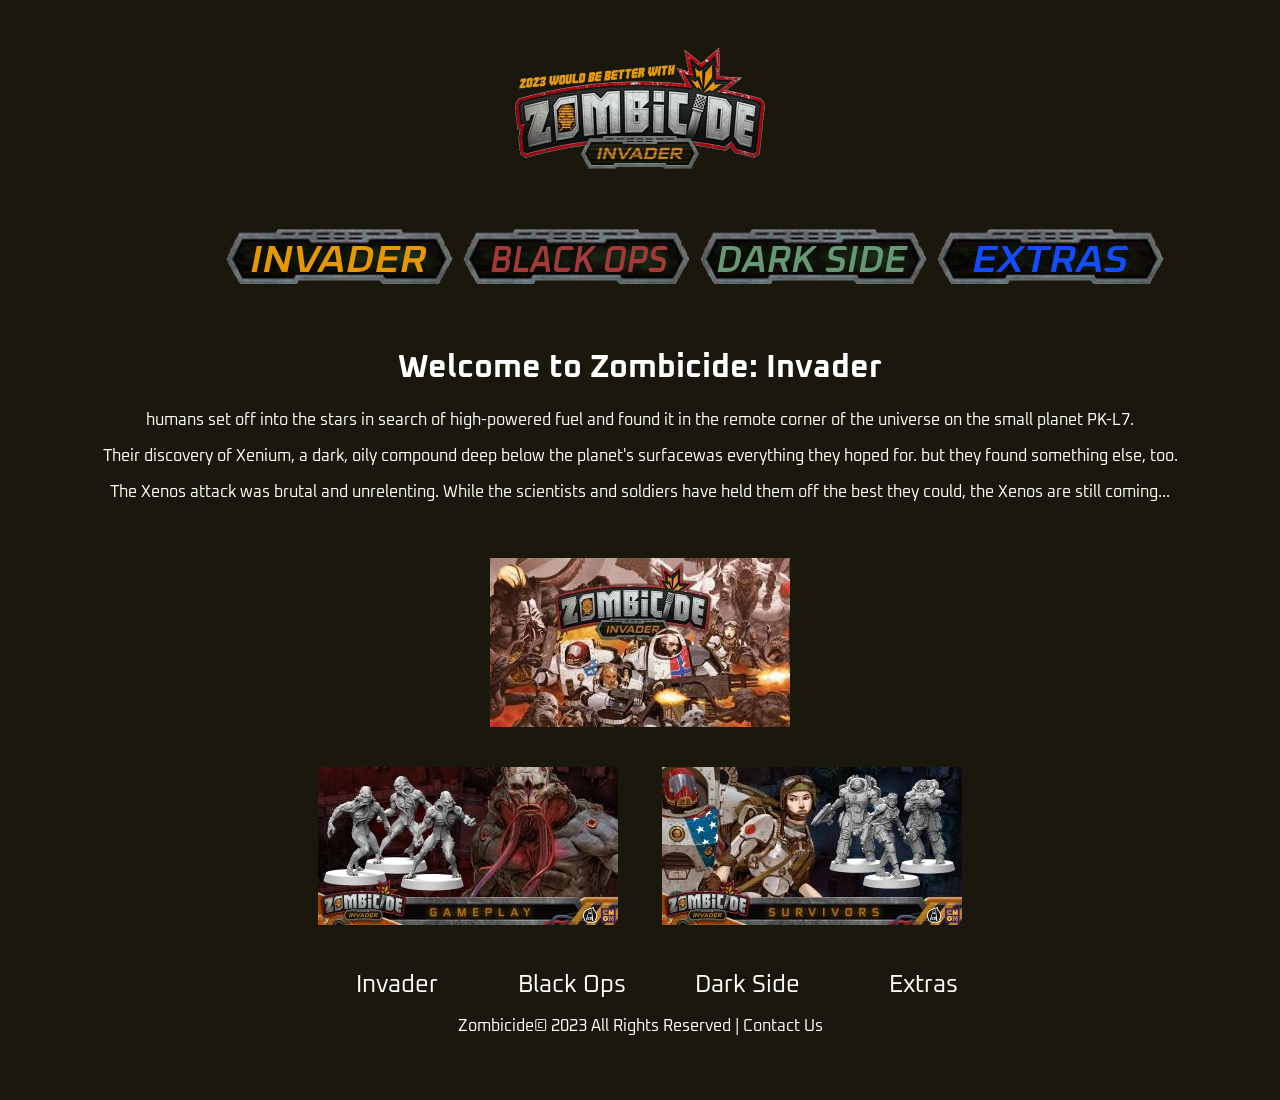
<file: index.html>
<html lang="en">
<head>
    <meta charset="UTF-8">
    <meta name="viewport" content="width=device-width, initial-scale=1.0">
    <link rel="stylesheet" href="style.css">
    <link rel="preconnect" href="https://fonts.googleapis.com">
    <link rel="preconnect" href="https://fonts.gstatic.com" crossorigin>
    <link href="https://fonts.googleapis.com/css2?family=Oxanium:wght@200..800&display=swap" rel="stylesheet">
    <title>Zombicide: Invader</title>
</head>
<body>
    <header>
        <div id="logo">
            <a href="index.html"><img src="main-logo-edit-250x121.png" alt="Zombicide: Invader Logo"></a>
        </div>
        <nav id="nav">
            <ul>
                <li><a href="invader.html"><img src="invader-nav-250x73.png" alt="Invader"></a></li>
                <li><a href="black-ops.html"><img src="black-ops-nav-250x73.png" alt="black Ops"></a></li>
                <li><a href="dark-side.html"><img src="dark-side-nav-250x73.png" alt="Dark Side"></a></li>
                <li><a href="extras.html"><img src="extras-nav-250x73.png" alt="Extras"></a></li>
            </ul>
        </nav>
    </header>
    <h1>Welcome to Zombicide: Invader</h1>
    <p>humans set off into the stars in search of high-powered fuel and found it in the remote corner of the universe on the small planet PK-L7.</p>
    <p>Their discovery of Xenium, a dark, oily compound deep below the planet's surfacewas everything they hoped for. but they found something else, too.</p>
    <p>The Xenos attack was brutal and unrelenting. While the scientists and soldiers have held them off the best they could, the Xenos are still coming...</p>
    <br>
    <img src="zombicide-invader-review-header-300x169.jpg" alt="">
    <br>
    <img src="Invader-Gameplay-Social-300x158.jpg" alt="">
    <img src="Invader-Survivors-Social-300x158.jpg" alt="">
    <footer>
        <ul id="footer-nav">
            <li><a href="invader.html">Invader</a></li>
            <li><a href="black-ops.html">Black Ops</a></li>
            <li><a href="dark-side.html">Dark Side</a></li>
            <li><a href="extras.html">Extras</a></li>
        </ul>
        <p>Zombicide&copy 2023 All Rights Reserved      |    <a href="contact-us.html">Contact Us</a></p>
    </footer>
</body>
</html>
</file>
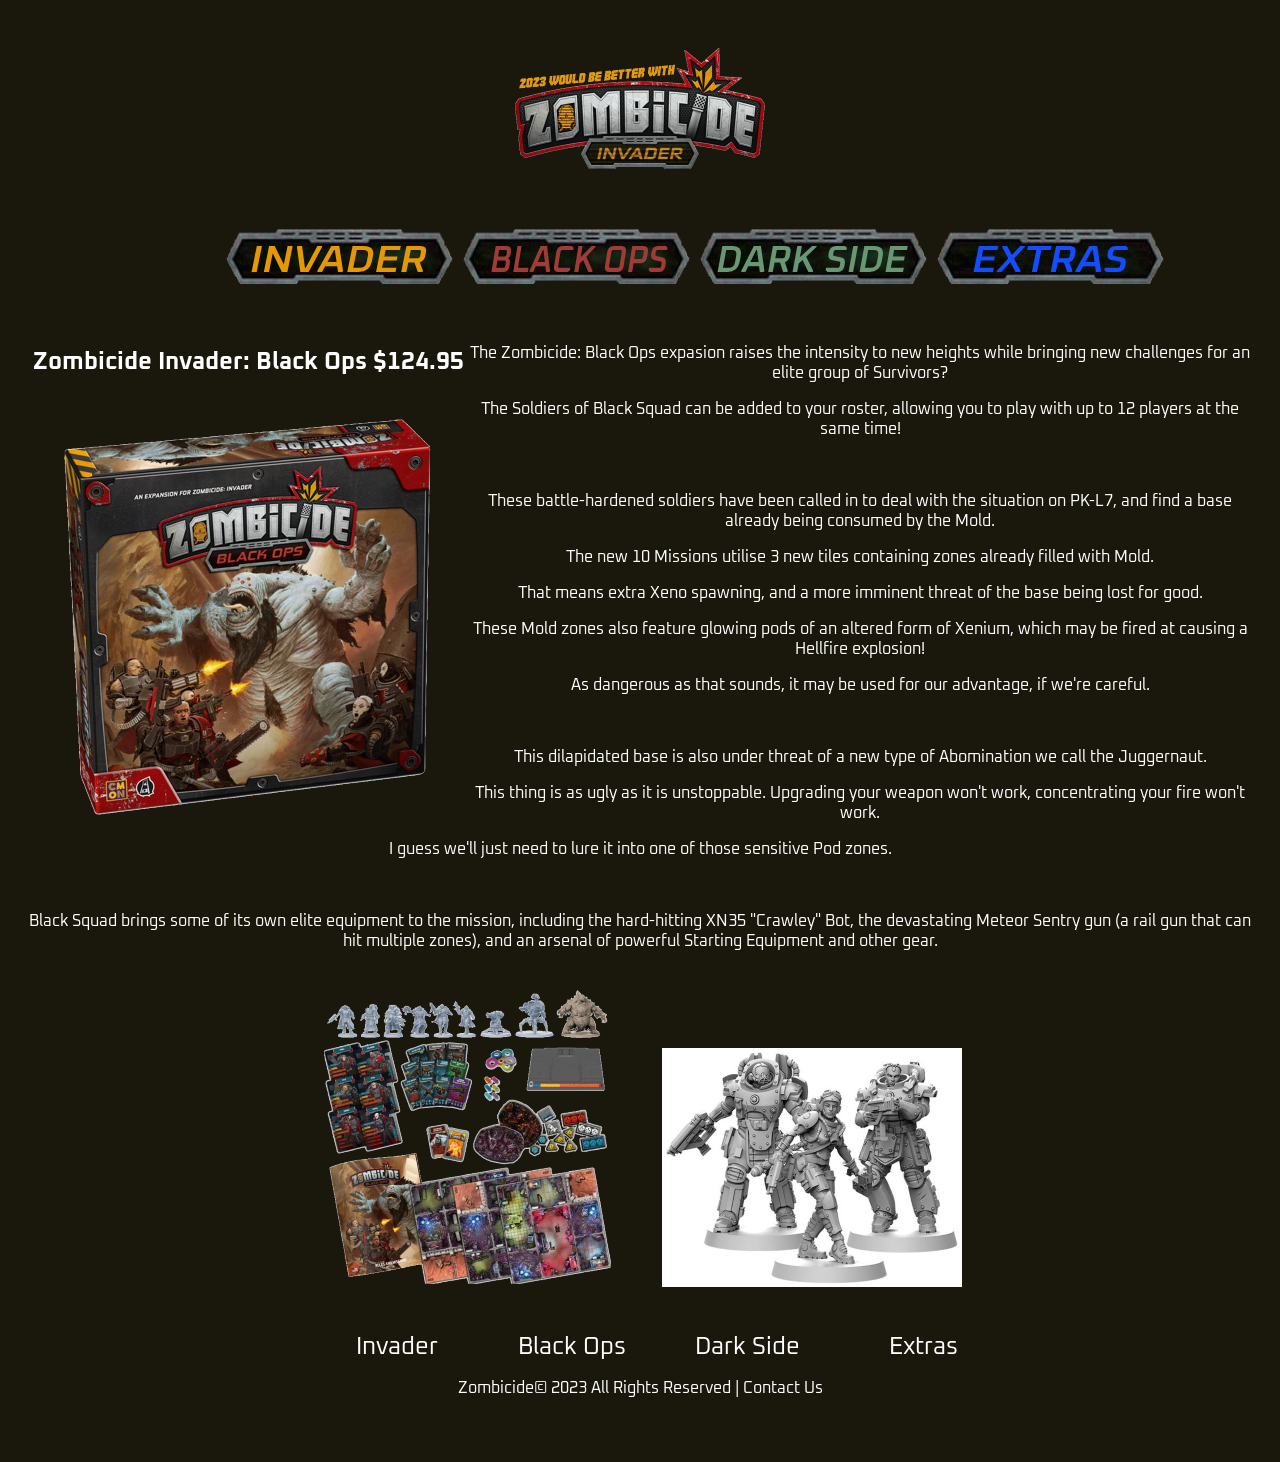
<file: black-ops.html>
<html lang="en">
<head>
    <meta charset="UTF-8">
    <meta name="viewport" content="width=device-width, initial-scale=1.0">
    <link rel="stylesheet" href="style.css">
    <link rel="preconnect" href="https://fonts.googleapis.com">
    <link rel="preconnect" href="https://fonts.gstatic.com" crossorigin>
    <link href="https://fonts.googleapis.com/css2?family=Oxanium:wght@200..800&display=swap" rel="stylesheet">
    <title>Zombicide: Invader</title>
</head>
<body>
    <header>
        <div id="logo">
            <a href="index.html"><img src="main-logo-edit-250x121.png" alt="Zombicide: Invader Logo"></a>
        </div>
        <nav id="nav">
            <ul>
                <li><a href="invader.html"><img src="invader-nav-250x73.png" alt="Invader"></a></li>
                <li><a href="black-ops.html"><img src="black-ops-nav-250x73.png" alt="black Ops"></a></li>
                <li><a href="dark-side.html"><img src="dark-side-nav-250x73.png" alt="Dark Side"></a></li>
                <li><a href="extras.html"><img src="extras-nav-250x73.png" alt="Extras"></a></li>
            </ul>
        </nav>
    </header>
    <aside>
        <h2>Zombicide Invader: Black Ops $124.95</h2>
        <img src="zombicide-black-ops-box-400x400.png" alt="Zombicide Black Ops Box">
    </aside>
    <main>
        <p>The Zombicide: Black Ops expasion raises the intensity to new heights while bringing new challenges for an elite group of Survivors?</p>
        <p>The Soldiers of Black Squad can be added to your roster, allowing you to play with up to 12 players at the same time!</p>
        <br>
        <p>These battle-hardened soldiers have been called in to deal with the situation on PK-L7, and find a base already being consumed by the Mold.</p>
        <p>The new 10 Missions utilise 3 new tiles containing zones already filled with Mold.</p>
        <p>That means extra Xeno spawning, and a more imminent threat of the base being lost for good.</p>
        <p>These Mold zones also feature glowing pods of an altered form of Xenium, which may be fired at causing a Hellfire explosion!</p>
        <p>As dangerous as that sounds, it may be used for our advantage, if we're careful.</p>
        <br>
        <p>This dilapidated base is also under threat of a new type of Abomination we call the Juggernaut.</p>
        <p>This thing is as ugly as it is unstoppable. Upgrading your weapon won't work, concentrating your fire won't work.</p>
        <p>I guess we'll just need to lure it into one of those sensitive Pod zones.</p>
        <br>
        <p>Black Squad brings some of its own elite equipment to the mission, including the hard-hitting XN35 "Crawley" Bot, the devastating Meteor Sentry gun (a rail gun that can hit multiple zones), and an arsenal of powerful Starting Equipment and other gear.</p>
    </main>
        <img src="black-ops-1-300x300.png" alt="Everything that comes with Zombicide Black Ops">
        <img src="black-ops-2-300x239.png" alt="">
    <footer>
        <ul id="footer-nav">
            <li><a href="invader.html">Invader</a></li>
            <li><a href="black-ops.html">Black Ops</a></li>
            <li><a href="dark-side.html">Dark Side</a></li>
            <li><a href="extras.html">Extras</a></li>
        </ul>
        <p>Zombicide&copy 2023 All Rights Reserved      |    <a href="contact-us.html">Contact Us</a></p>
    </footer>
</body>
</html>
</file>
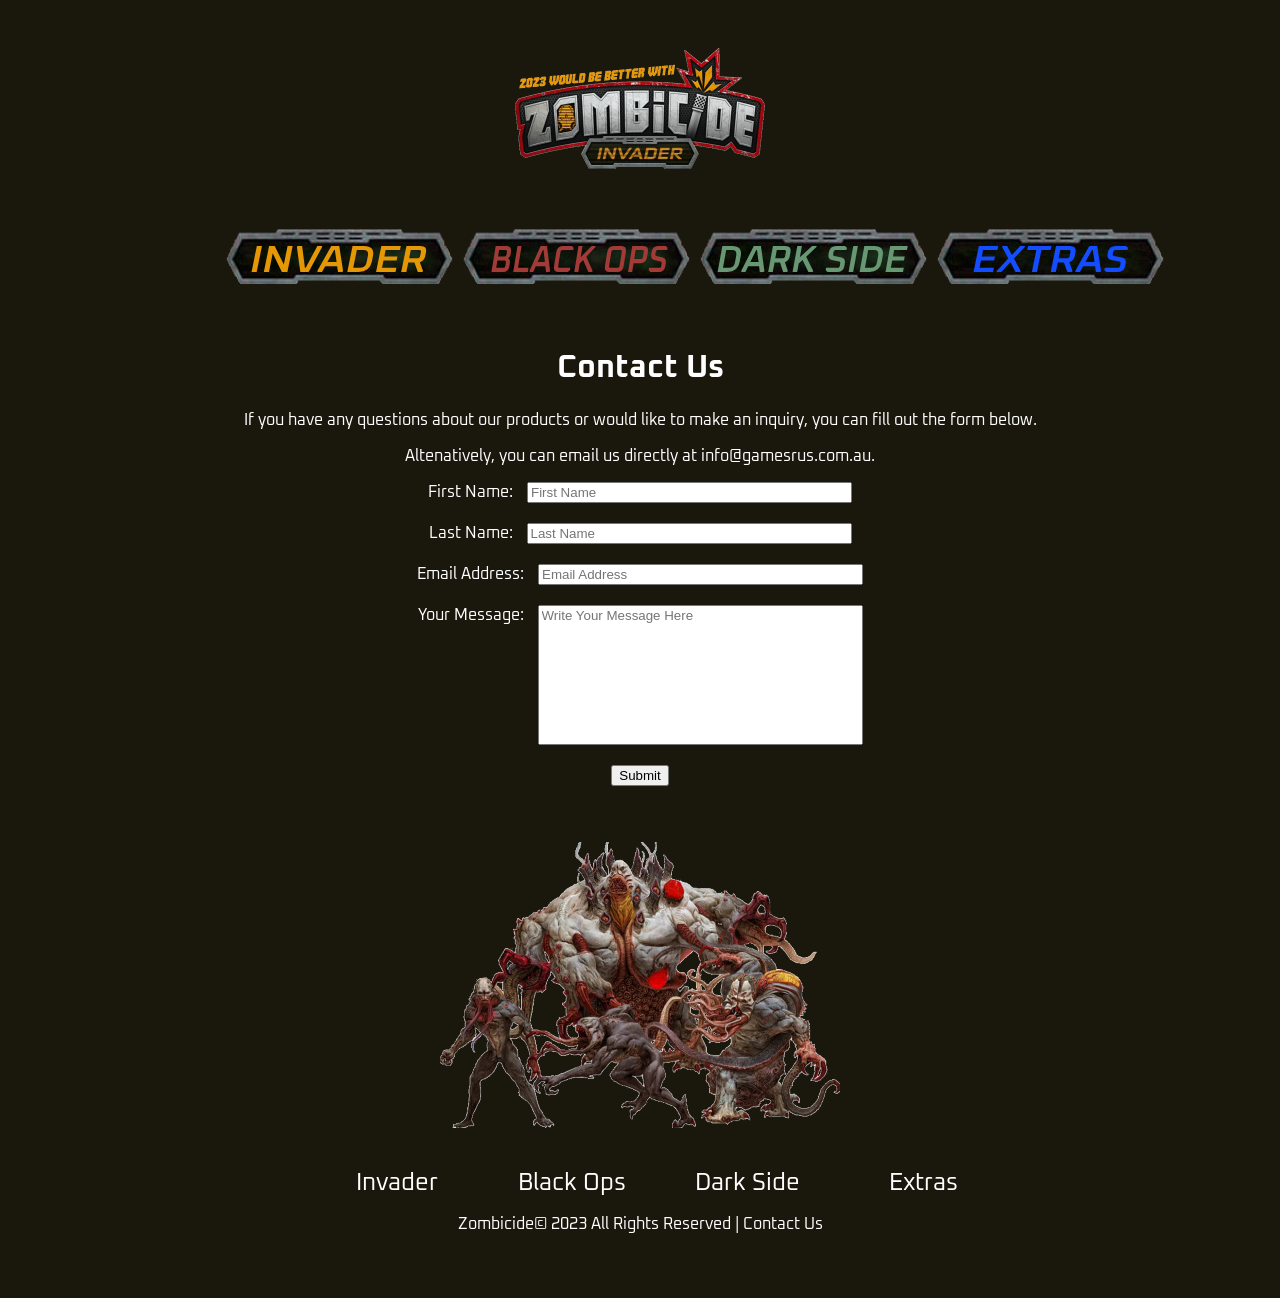
<file: contact-us.html>
<html lang="en">
<head>
    <meta charset="UTF-8">
    <meta name="viewport" content="width=device-width, initial-scale=1.0">
    <link rel="stylesheet" href="style.css">
    <link rel="preconnect" href="https://fonts.googleapis.com">
    <link rel="preconnect" href="https://fonts.gstatic.com" crossorigin>
    <link href="https://fonts.googleapis.com/css2?family=Oxanium:wght@200..800&display=swap" rel="stylesheet">
    <title>Zombicide: Invader</title>
</head>
<body>
    <header>
        <div id="logo">
            <a href="index.html"><img src="main-logo-edit-250x121.png" alt="Zombicide: Invader Logo"></a>
        </div>
        <nav id="nav">
            <ul>
                <li><a href="invader.html"><img src="invader-nav-250x73.png" alt="Invader"></a></li>
                <li><a href="black-ops.html"><img src="black-ops-nav-250x73.png" alt="black Ops"></a></li>
                <li><a href="dark-side.html"><img src="dark-side-nav-250x73.png" alt="Dark Side"></a></li>
                <li><a href="extras.html"><img src="extras-nav-250x73.png" alt="Extras"></a></li>
            </ul>
        </nav>
    </header>
    <h1>Contact Us</h1>
    <p>If you have any questions about our products or would like to make an inquiry, you can fill out the form below.</p>
    <p>Altenatively, you can email us directly at info@gamesrus.com.au.</p>
    <form>
        <label for="First Name">First Name: </label>
        <input type="text" id="First-Name" placeholder="First Name">
        <br>
        <label for="Last Name">Last Name: </label>
        <input type="text" id="Last-Name" placeholder="Last Name">
        <br>
        <label for="Email Address">Email Address: </label>
        <input type="email" id="Email" placeholder="Email Address">
        <br>
        <label for="Message">Your Message: </label>
        <input type="text" id="Message" placeholder="Write Your Message Here">
        <br>
        <input type="submit" id="Submit">
    </form>
    <img src="Zombicide-Invader-xeno-400x286.png" alt="">
    <footer>
        <ul id="footer-nav">
            <li><a href="invader.html">Invader</a></li>
            <li><a href="black-ops.html">Black Ops</a></li>
            <li><a href="dark-side.html">Dark Side</a></li>
            <li><a href="extras.html">Extras</a></li>
        </ul>
        <p>Zombicide&copy 2023 All Rights Reserved      |    <a href="contact-us.html">Contact Us</a></p>
    </footer>
</body>
</html>
</file>
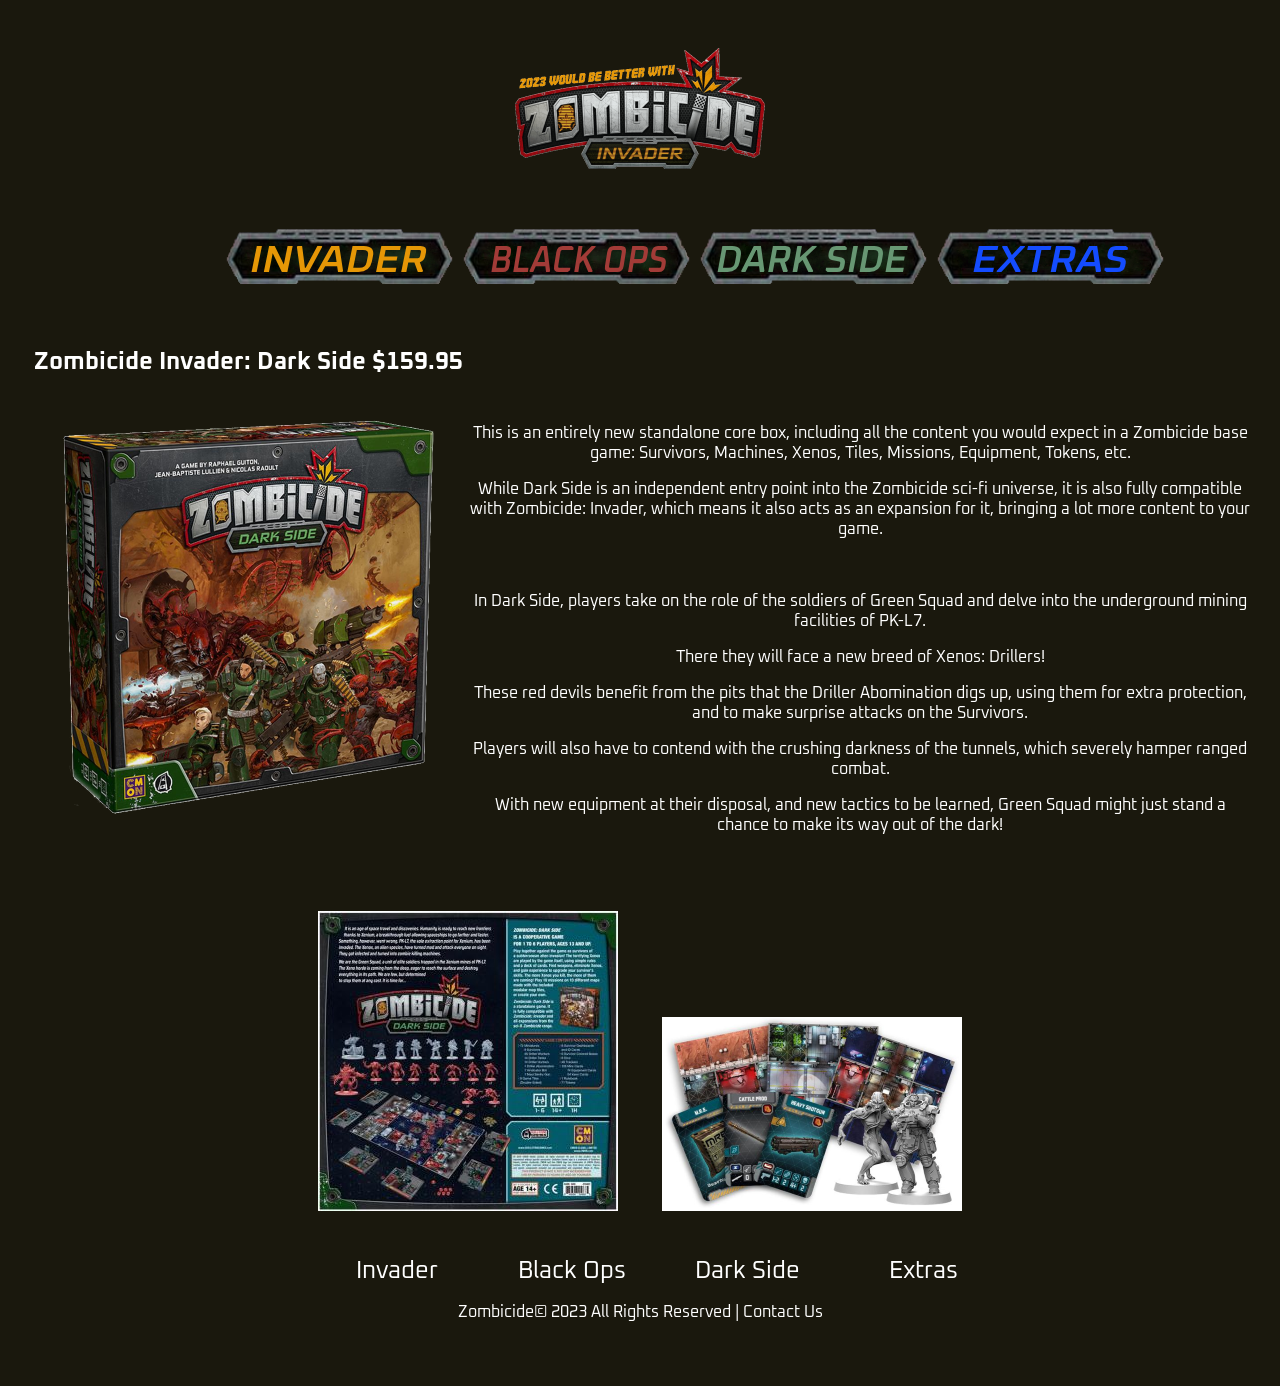
<file: dark-side.html>
<html lang="en">
<head>
    <meta charset="UTF-8">
    <meta name="viewport" content="width=device-width, initial-scale=1.0">
    <link rel="stylesheet" href="style.css">
    <link rel="preconnect" href="https://fonts.googleapis.com">
    <link rel="preconnect" href="https://fonts.gstatic.com" crossorigin>
    <link href="https://fonts.googleapis.com/css2?family=Oxanium:wght@200..800&display=swap" rel="stylesheet">
    <title>Zombicide: Invader</title>
</head>
<body>
    <header>
        <div id="logo">
            <a href="index.html"><img src="main-logo-edit-250x121.png" alt="Zombicide: Invader Logo"></a>
        </div>
        <nav id="nav">
            <ul>
                <li><a href="invader.html"><img src="invader-nav-250x73.png" alt="Invader"></a></li>
                <li><a href="black-ops.html"><img src="black-ops-nav-250x73.png" alt="black Ops"></a></li>
                <li><a href="dark-side.html"><img src="dark-side-nav-250x73.png" alt="Dark Side"></a></li>
                <li><a href="extras.html"><img src="extras-nav-250x73.png" alt="Extras"></a></li>
            </ul>
        </nav>
    </header>
    <aside>
        <h2>Zombicide Invader: Dark Side $159.95</h2>
        <img src="zombicide-dark-side-box-400x400.png" alt="Zombicide Dark Side Box">
    </aside>
    <main>
        <br>
        <br>
        <br>
        <br>
      <p>This is an entirely new standalone core box, including all the content you would expect in a Zombicide base game: Survivors, Machines, Xenos, Tiles, Missions, Equipment, Tokens, etc.</p>
      <p>While Dark Side is an independent entry point into the Zombicide sci-fi universe, it is also fully compatible with Zombicide: Invader, which means it also acts as an expansion for it, bringing a lot more content to your game.</p>
      <br>
      <p>In Dark Side, players take on the role of the soldiers of Green Squad and delve into the underground mining facilities of PK-L7.</p>
      <p>There they will face a new breed of Xenos: Drillers!</p>
      <p>These red devils benefit from the pits that the Driller Abomination digs up, using them for extra protection, and to make surprise attacks on the Survivors.</p>
      <p>Players will also have to contend with the crushing darkness of the tunnels, which severely hamper ranged combat.</p>
      <p>With new equipment at their disposal, and new tactics to be learned, Green Squad might just stand a chance to make its way out of the dark!</p>
      <br>
      <br>
    </main>
        <img src="zombicide-dark-side-back-300x300.jpg" alt="The back of the Zombicide Dark Side box">
        <img src="dark-side-1-300x194.png" alt="">
    <footer>
        <ul id="footer-nav">
            <li><a href="invader.html">Invader</a></li>
            <li><a href="black-ops.html">Black Ops</a></li>
            <li><a href="dark-side.html">Dark Side</a></li>
            <li><a href="extras.html">Extras</a></li>
        </ul>
        <p>Zombicide&copy 2023 All Rights Reserved      |    <a href="contact-us.html">Contact Us</a></p>
    </footer>
</body>
</html>
</file>
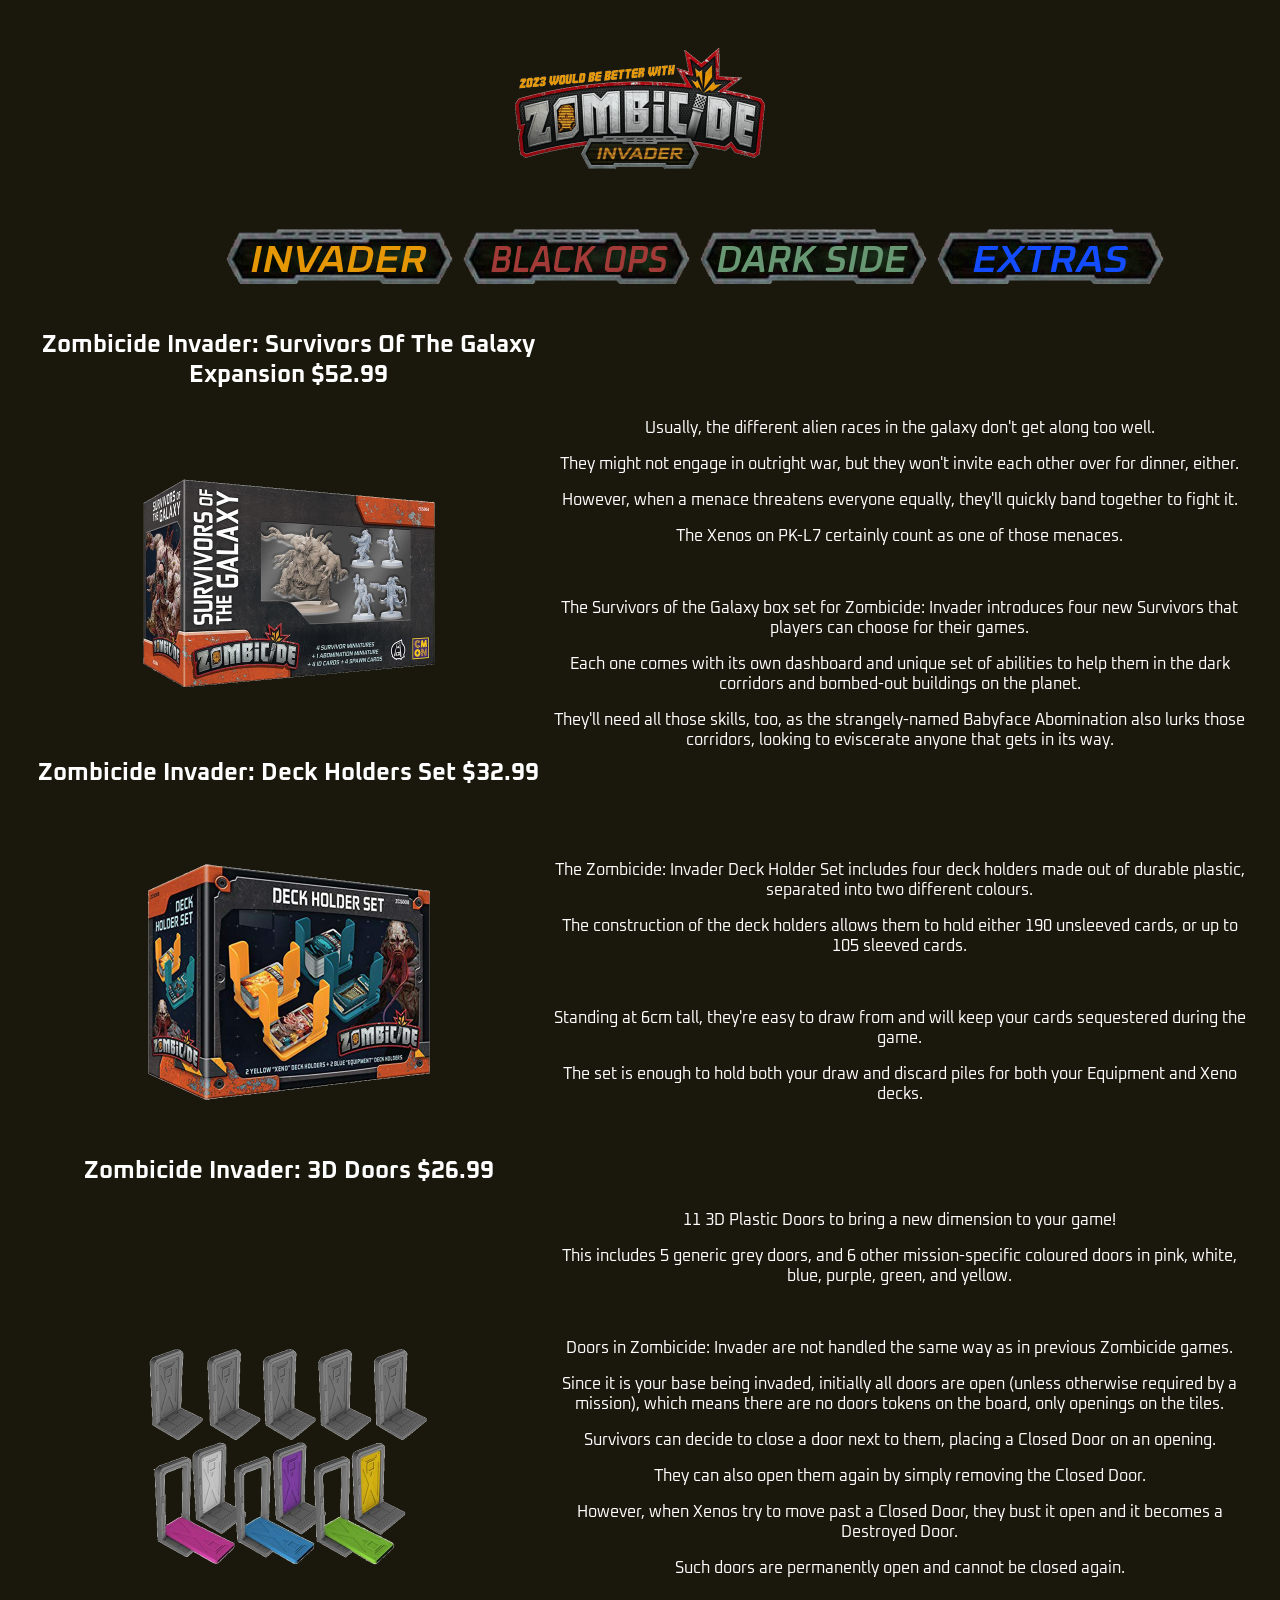
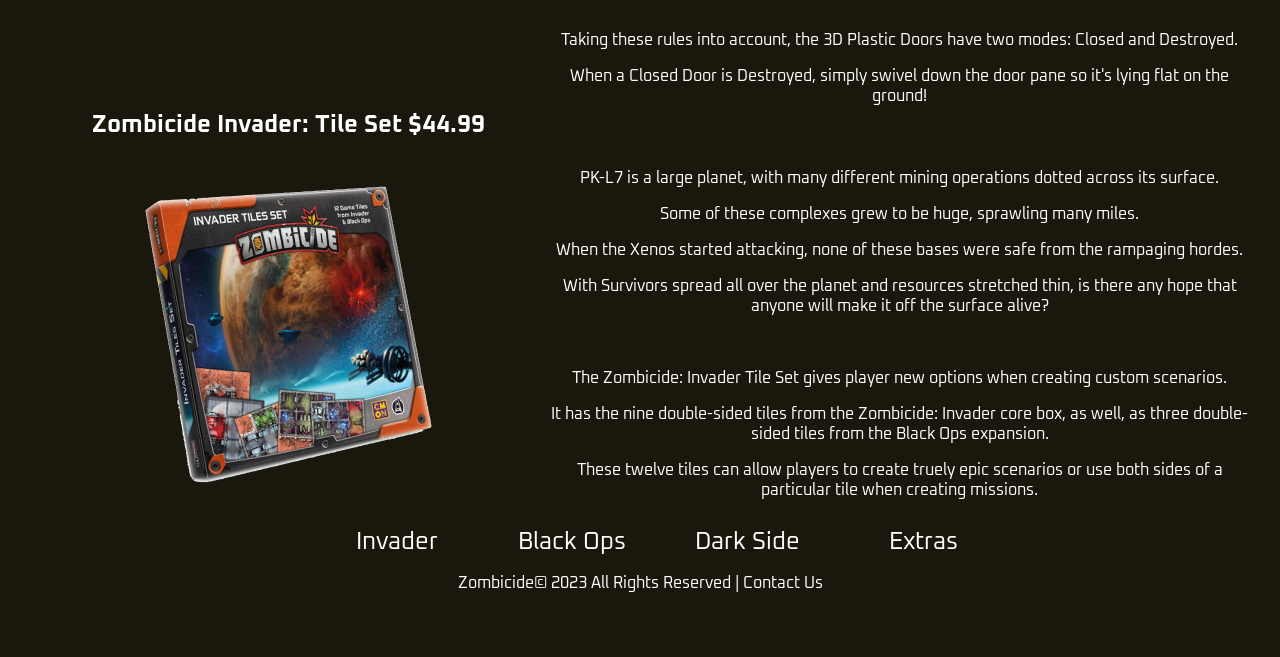
<file: extras.html>
<html lang="en">
<head>
    <meta charset="UTF-8">
    <meta name="viewport" content="width=device-width, initial-scale=1.0">
    <link rel="stylesheet" href="style.css">
    <link rel="preconnect" href="https://fonts.googleapis.com">
    <link rel="preconnect" href="https://fonts.gstatic.com" crossorigin>
    <link href="https://fonts.googleapis.com/css2?family=Oxanium:wght@200..800&display=swap" rel="stylesheet">
    <title>Zombicide: Invader</title>
</head>
<body>
    <header>
        <div id="logo">
            <a href="index.html"><img src="main-logo-edit-250x121.png" alt="Zombicide: Invader Logo"></a>
        </div>
        <nav id="nav">
            <ul>
                <li><a href="invader.html"><img src="invader-nav-250x73.png" alt="Invader"></a></li>
                <li><a href="black-ops.html"><img src="black-ops-nav-250x73.png" alt="black Ops"></a></li>
                <li><a href="dark-side.html"><img src="dark-side-nav-250x73.png" alt="Dark Side"></a></li>
                <li><a href="extras.html"><img src="extras-nav-250x73.png" alt="Extras"></a></li>
            </ul>
        </nav>
    </header>
    <table>
        <!--Survivors of the galaxy-->
        <tr>
            <td><h2>Zombicide Invader: Survivors Of The Galaxy Expansion $52.99</h2></td>
            <td></td>
        </tr>
        <tr>
            <td><img src="survivors-of-the-galaxy-300x300.png" alt="Survivors of the galaxy"></td>
            <td>
                <p>Usually, the different alien races in the galaxy don't get along too well.</p>
                <p>They might not engage in outright war, but they won't invite each other over for dinner, either.</p>
                <p>However, when a menace threatens everyone equally, they'll quickly band together to fight it.</p>
                <p>The Xenos on PK-L7 certainly count as one of those menaces.</p>
                <br>
                <p>The Survivors of the Galaxy box set for Zombicide: Invader introduces four new Survivors that players can choose for their games.</p>
                <p>Each one comes with its own dashboard and unique set of abilities to help them in the dark corridors and bombed-out buildings on the planet.</p>
                <p>They'll need all those skills, too, as the strangely-named Babyface Abomination also lurks those corridors, looking to eviscerate anyone that gets in its way.</p>
            </td>
        </tr>
        <!--Deck holders-->
        <tr>
            <td><h2>Zombicide Invader: Deck Holders Set $32.99</h2></td>
            <td></td>
        </tr>
        <tr>
            <td><img src="deck-holder-set-300x300.png" alt="Deck holders"></td>
            <td>
                <p>The Zombicide: Invader Deck Holder Set includes four deck holders made out of durable plastic, separated into two different colours.</p>
                <p>The construction of the deck holders allows them to hold either 190 unsleeved cards, or up to 105 sleeved cards.</p>
                <br>
                <p>Standing at 6cm tall, they're easy to draw from and will keep your cards sequestered during the game.</p>
                <p>The set is enough to hold both your draw and discard piles for both your Equipment and Xeno decks.</p>
            </td>
        </tr>
        <!--3D doors-->
        <tr>
            <td><h2>Zombicide Invader: 3D Doors $26.99</h2></td>
            <td></td>
        </tr>
        <tr>
            <td><img src="3d-doors-300x300.png" alt="3D Doors"></td>
            <td>
                <p>11 3D Plastic Doors to bring a new dimension to your game!</p>
                <p>This includes 5 generic grey doors, and 6 other mission-specific coloured doors in pink, white, blue, purple, green, and yellow.</p>
                <br>
                <p>Doors in Zombicide: Invader are not handled the same way as in previous Zombicide games.</p>
                <p>Since it is your base being invaded, initially all doors are open (unless otherwise required by a mission), which means there are no doors tokens on the board, only openings on the tiles.</p>
                <p>Survivors can decide to close a door next to them, placing a Closed Door on an opening.</p>
                <p>They can also open them again by simply removing the Closed Door.</p>
                <p>However, when Xenos try to move past a Closed Door, they bust it open and it becomes a Destroyed Door.</p>
                <p>Such doors are permanently open and cannot be closed again.</p>
                <br>
                <p>Taking these rules into account, the 3D Plastic Doors have two modes: Closed and Destroyed.</p>
                <p>When a Closed Door is Destroyed, simply swivel down the door pane so it's lying flat on the ground!</p>
            </td>
        </tr>
        <!--Tile set-->
        <tr>
            <td><h2>Zombicide Invader: Tile Set $44.99</h2></td>
            <td></td>
        </tr>
        <tr>
            <td><img src="tile-set-300x300.png" alt="Tile set"></td>
            <td>
                <p>PK-L7 is a large planet, with many different mining operations dotted across its surface.</p>
                <p>Some of these complexes grew to be huge, sprawling many miles.</p>
                <p>When the Xenos started attacking, none of these bases were safe from the rampaging hordes.</p>
                <p>With Survivors spread all over the planet and resources stretched thin, is there any hope that anyone will make it off the surface alive?</p>
                <br>
                <p>The Zombicide: Invader Tile Set gives player new options when creating custom scenarios.</p>
                <p>It has the nine double-sided tiles from the Zombicide: Invader core box, as well, as three double-sided tiles from the Black Ops expansion.</p>
                <p>These twelve tiles can allow players to create truely epic scenarios or use both sides of a particular tile when creating missions.</p>
            </td>
        </tr>
    </table>
    <footer>
        <ul id="footer-nav">
            <li><a href="invader.html">Invader</a></li>
            <li><a href="black-ops.html">Black Ops</a></li>
            <li><a href="dark-side.html">Dark Side</a></li>
            <li><a href="extras.html">Extras</a></li>
        </ul>
        <p>Zombicide&copy 2023 All Rights Reserved      |    <a href="contact-us.html">Contact Us</a></p>
    </footer>
</body>
</html>
</file>
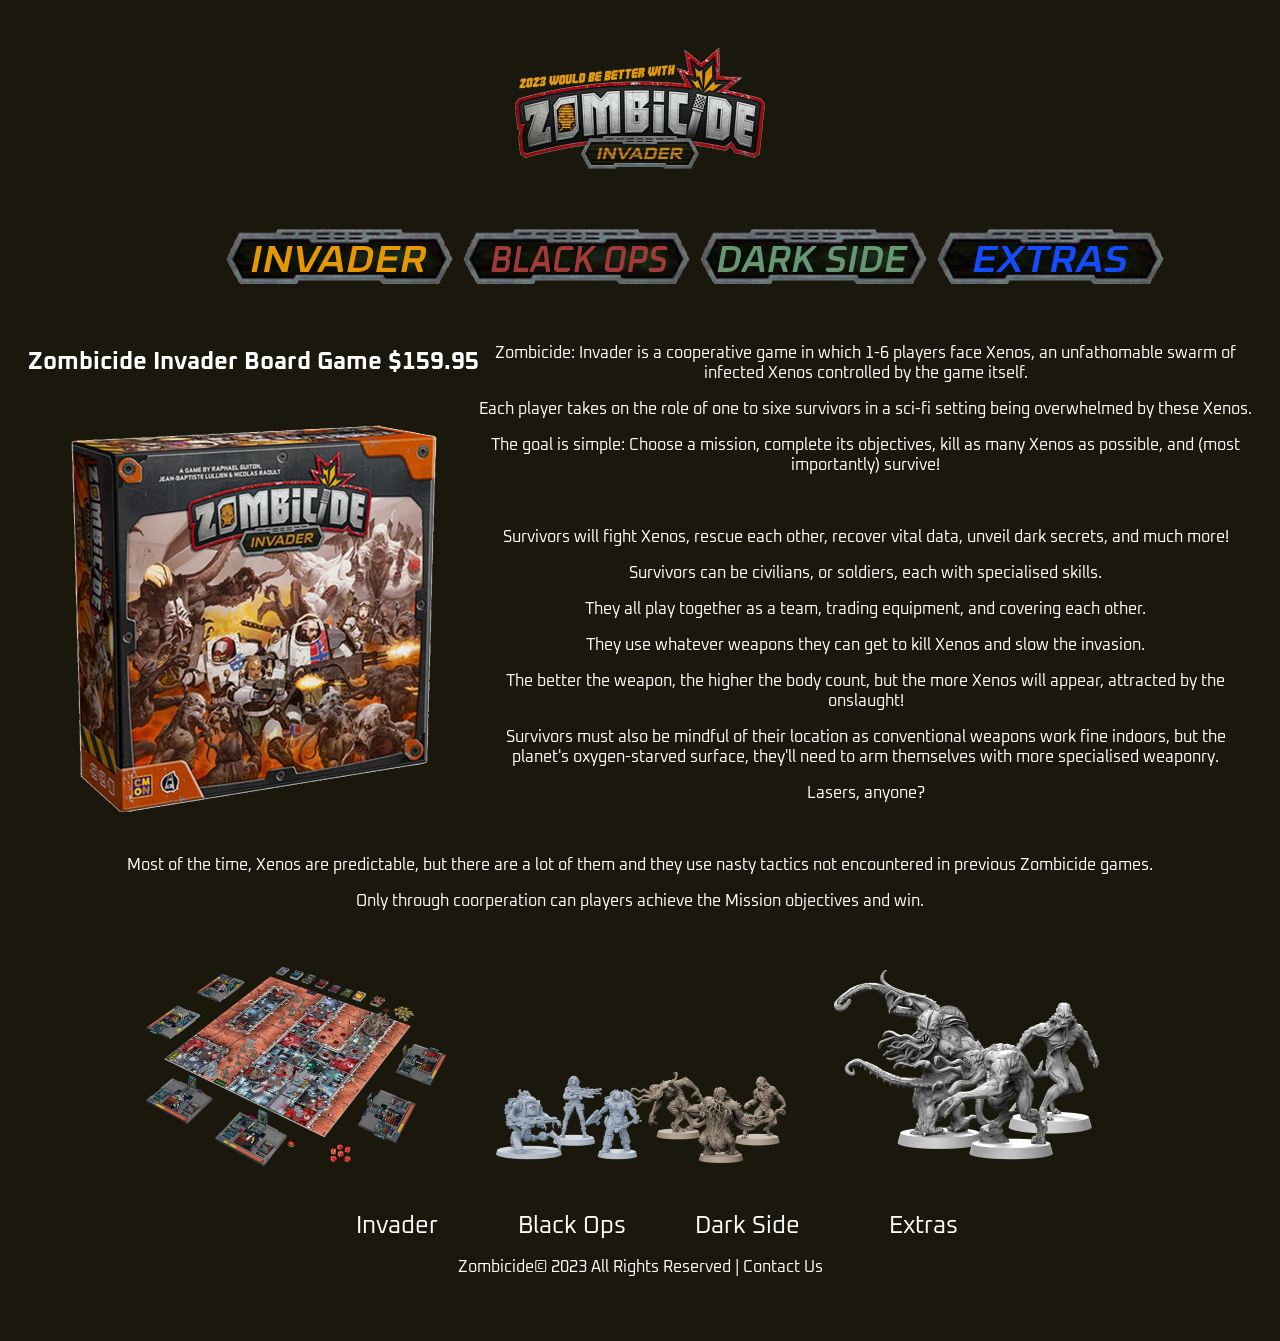
<file: invader.html>
<html lang="en">
<head>
    <meta charset="UTF-8">
    <meta name="viewport" content="width=device-width, initial-scale=1.0">
    <link rel="stylesheet" href="style.css">
    <link rel="preconnect" href="https://fonts.googleapis.com">
    <link rel="preconnect" href="https://fonts.gstatic.com" crossorigin>
    <link href="https://fonts.googleapis.com/css2?family=Oxanium:wght@200..800&display=swap" rel="stylesheet">
    <title>Zombicide: Invader</title>
</head>
<body>
    <header>
        <div id="logo">
            <a href="index.html"><img src="main-logo-edit-250x121.png" alt="Zombicide: Invader Logo"></a>
        </div>
        <nav id="nav">
            <ul>
                <li><a href="invader.html"><img src="invader-nav-250x73.png" alt="Invader"></a></li>
                <li><a href="black-ops.html"><img src="black-ops-nav-250x73.png" alt="black Ops"></a></li>
                <li><a href="dark-side.html"><img src="dark-side-nav-250x73.png" alt="Dark Side"></a></li>
                <li><a href="extras.html"><img src="extras-nav-250x73.png" alt="Extras"></a></li>
            </ul>
        </nav>
    </header>
    <aside>
        <h2>Zombicide Invader Board Game $159.95</h2>
        <img src="zombicide-invader-box-400x400.png" alt="Zombicide Invader Board Game Box">
    </aside>
    <main>
        <p>Zombicide: Invader is a cooperative game in which 1-6 players face Xenos, an unfathomable swarm of infected Xenos controlled by the game itself.</p>
        <p>Each player takes on the role of one to sixe survivors in a sci-fi setting being overwhelmed by these Xenos.</p>
        <p>The goal is simple: Choose a mission, complete its objectives, kill as many Xenos as possible, and (most importantly) survive!</p>
        <br>
        <p>Survivors will fight Xenos, rescue each other, recover vital data, unveil dark secrets, and much more!</p>
        <p>Survivors can be civilians, or soldiers, each with specialised skills.</p>
        <p>They all play together as a team, trading equipment, and covering each other.</p>
        <p>They use whatever weapons they can get to kill Xenos and slow the invasion.</p>
        <p>The better the weapon, the higher the body count, but the more Xenos will appear, attracted by the onslaught!</p>
        <p>Survivors must also be mindful of their location as conventional weapons work fine indoors, but the planet's oxygen-starved surface, they'll need to arm themselves with more specialised weaponry.</p>
        <p>Lasers, anyone?</p>
        <br>
        <p>Most of the time, Xenos are predictable, but there are a lot of them and they use nasty tactics not encountered in previous Zombicide games.</p>
        <p>Only through coorperation can players achieve the Mission objectives and win.</p>
        <br>
    </main>
    <img src="zombicide-invader-main-image_medium-300x199.png" alt="Zombicide Invader Board Game Setup">
    <img src="invader-1-300x96.png" alt="">
    <img src="invader-2-300x196.png" alt="">
        </tr>
    </table>
    <footer>
        <ul id="footer-nav">
            <li><a href="invader.html">Invader</a></li>
            <li><a href="black-ops.html">Black Ops</a></li>
            <li><a href="dark-side.html">Dark Side</a></li>
            <li><a href="extras.html">Extras</a></li>
        </ul>
        <p>Zombicide&copy 2023 All Rights Reserved      |    <a href="contact-us.html">Contact Us</a></p>
    </footer>
</body>
</html>
</file>
<file: style.css>
body {
    background-color: #1a180d;
    color: white;
    font-family: Oxanium;
    text-align: center;
    padding: 20px;
}

.oxanium-<uniquifier> {
    font-family: "Oxanium", sans-serif;
    font-optical-sizing: auto;
    font-weight: <weight>;
    font-style: normal;
}

nav{
    padding: 10px;
    position: sticky;
    top: 50px;
}
nav ul{
    white-space: nowrap;
    max-width: 1200px;
    margin: 0 auto;
}
nav li{
    width: 20%;
    display: inline-block;
    font-size: 24px;
}
nav li a{
    text-decoration: none;
}

table {
    text-align: center;
}

aside {
    float: left;
}

img {
    padding: 20px;
}

form label{
    padding-right: 10px;
}

form input {
    margin-bottom: 20px;
}

#First-Name {
    padding-right: 150px;
}

#Last-Name {
    padding-right: 150px;
}

#Email {
    padding-right: 150px;
}

#Message {
    padding-bottom: 120px;
    padding-right: 150px;
}

#Submit {
    
}

footer{
    padding: 20px;
    position: sticky;
    top: 106px;
}
footer ul{
    white-space: nowrap;
    max-width: 1200px;
    margin: 0 auto;
}
footer li{
    width: 15%;
    display: inline-block;
    font-size: 24px;
}
footer li a{
    text-decoration: none;
    color: white;
}

footer p a {
    text-decoration: none;
    color: white;
}
</file>
